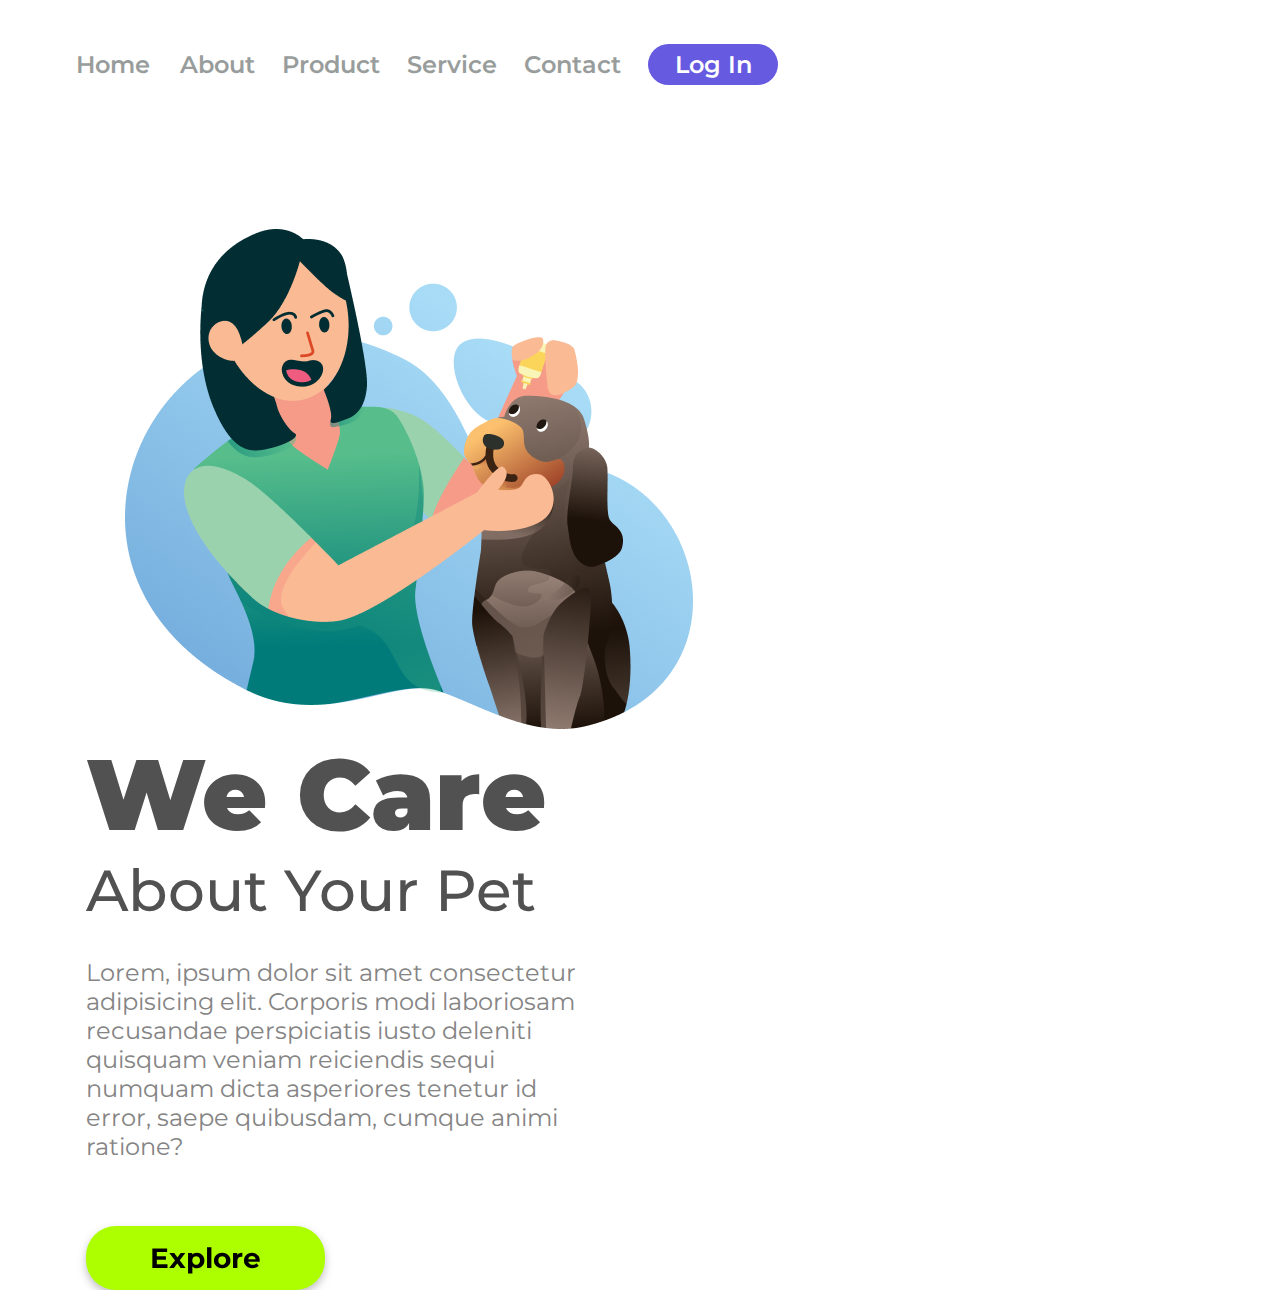
<file: index.html>
<!DOCTYPE html>
<html lang="pt-br">
<head>
    <meta charset="UTF-8">
    <meta name="viewport" content="width=device-width, initial-scale=1.0">
    <title>projeto-Menu</title>
    <link rel="stylesheet" href="/styles.css">

    <link rel="preconnect" href="https://fonts.googleapis.com">
<link rel="preconnect" href="https://fonts.gstatic.com" crossorigin>
<link href="https://fonts.googleapis.com/css2?family=Montserrat:ital,wght@0,100..900;1,100..900&display=swap" rel="stylesheet">




</head>
<body>
    <header>
        <a class="link-header">Home </a>
        <a class="link-header">About</a>
        <a class="link-header">Product</a>
        <a class="link-header">Service</a>
        <a class="link-header">Contact</a>
        <button class="button-1"> Log In</button>
    </header>
    
    <main>

         <img src="/img/Illustration 2.png" alt="we care" class="img-logo">
    <section>
    <h1>We Care</h1>
    <h2>About Your Pet</h2>
    <p>Lorem, ipsum dolor sit amet consectetur adipisicing elit. Corporis 
        modi laboriosam recusandae perspiciatis iusto deleniti quisquam veniam reiciendis 
        sequi numquam dicta asperiores tenetur id error, 
        saepe quibusdam, cumque animi ratione?
    </p>
   

    <button class="button-2">Explore</button>
     </section>
    </main>
    
   

    
</body>
</html>
</file>
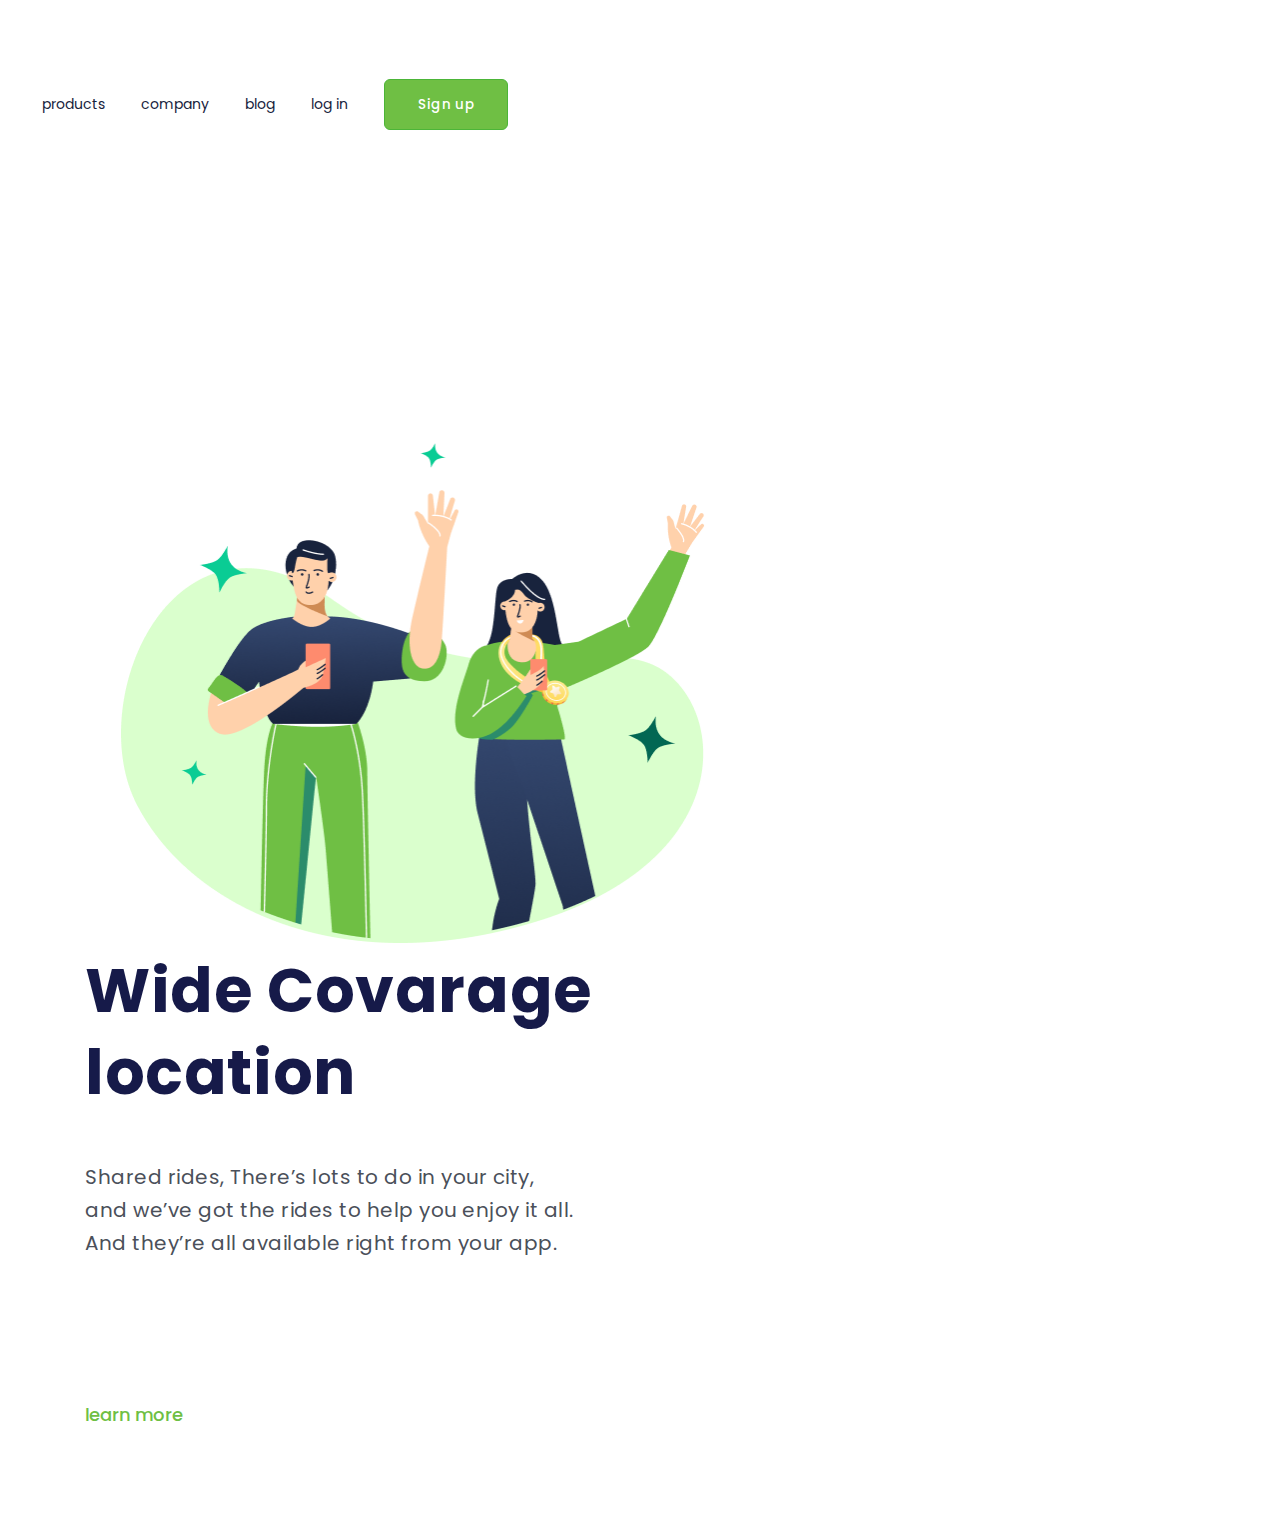
<file: projeto.html>
<!DOCTYPE html>
<html lang="pt-br">
<head>
    <meta charset="UTF-8">
    <meta name="viewport" content="width=device-width, initial-scale=1.0">
    <title>projeto</title>
    <link rel="stylesheet" href="/projectstyle.css">
    <link rel="preconnect" href="https://fonts.googleapis.com">
<link rel="preconnect" href="https://fonts.gstatic.com" crossorigin>
<link href="https://fonts.googleapis.com/css2?family=Poppins:ital,wght@0,100;0,200;0,300;0,400;0,500;0,600;0,700;0,800;0,900;1,100;1,200;1,300;1,400;1,500;1,600;1,700;1,800;1,900&display=swap" rel="stylesheet">


</head>
<body>

    <header>
        

            <a class="links">products</a>
            <a class="links">company</a>
            <a class="links">blog</a>
            <a class="links">log in</a>
            <button> Sign up</button>
  

    </header>

    <main>
       
        <img class="imagem-logo" src="/img/(Positive) Congratulation You get 40 point for your ride.png" alt="Wide Covarege">

       
  <section>
        <h1>Wide Covarage <br>location</h1>
            
        <p>Shared rides, There’s lots to do in your city, 
            and we’ve got the rides to help you enjoy it all. 
            And they’re all available right from your app.
        </p>
         
        <a class="ultimo">learn more</a>
        </section>
    </main>
    
</body>
</html>
</file>
<file: styles.css>
*{
   font-family: "Montserrat", sans-serif;
   margin: 0;
   padding: 0;
   box-sizing: border-box ;
}

header{
    margin: 44px 0px 144px 76px;
}

.link-header{
    font-weight: 600;
    font-size: 24px;
    line-height: 29px;
    color:#989d9c;
    cursor: pointer;
    margin-right: 23px;
}

.img-logo{
    width:568px;
    height: 500px;
    margin-left: 125px;
    display: inline-block;
}

.button-1{
    width:130px;
    height: 41px;
    background: #665ae1;
    border-radius: 20.5px;
    border: none;
    font-weight: 600;
    font-size: 24px;
    line-height: 29px;
    color: #ffffff;
    cursor:pointer
}

section{
    display: inline-block;
    margin-left: 86px;
}

h1{
    color:#515151;
    font-weight: 900;
    font-size: 100px;
    line-height: 122px;
}

h2{
    color: #515151;
    font-weight: 500;
    font-size: 58px;
    line-height: 71px;
}

p{
    font-weight: 400;
    font-size: 24px;
    line-height:29px;
    color: #848484;
    width:515px;
    margin-top:32px;
    margin-bottom:65px ;
}

.button-2{

    background: #adff00;
    border-radius:30px;
    border: none;
    width:239px;
    height:64px;
    font-weight: 700;
    font-size:28px;
    line-height: 34px;
    cursor: pointer;
    filter:drop-shadow(0px 4px 4px rgba(0,0,0,0.25));
    color:#000000;
}


@media screen and (max-width:900px){

.img-logo{
    width: 90%;
    height: 50%;
    padding: 0;
    margin:0 20px;
    position: static;

}

section{
    display: block;
    width: auto;
    margin:0 65px 0 65px
  
   
    
}

p{
    display:none;
}
.link-header{
    display: none;
}
.button-1{
    display: none;
}
h1{
    font-size: 50px;
    line-height:61px;
    margin-top: 15px;
   
  
 
}
 h2{
    font-size:30px;
    line-height:37px;
   
 }
 .button-2{
    margin-top: 20px;
 }

 
  


}
</file>
<file: projectstyle.css>
*{
   font-family: "Poppins", sans-serif;
   margin:0px;
   padding: 0px;
   box-sizing: border-box;
}

header{
    margin: 47px 0px 150px 42px ;
}

.links{
   font-weight:400;
   font-size: 14px;
   margin-right:32px;
   cursor: pointer;
   line-height: 21px;
   text-align: 0.875px;
   color:#17233d;

    }

button{

     background:#6FBF44;
     color:#ffffff;
     line-height: 29px;
     width:124px;
     height: 51px;
     border:1px solid #4cb538;
     border-radius:6px;
     cursor: pointer;
     margin-top: 32px;
     font-weight: 500;
     line-height: 24px;
     letter-spacing: 1px;
}

.imagem-logo{
    width:595.01px;
    height:500px;
    display:inline-block;
    margin:163px 0 0 121px 
   
}

section{
    display: inline-block;
    margin-left:85px;
    
}
h1{
    font-size: 62px;
    font-weight: 700;
    color: #161A49;
    line-height: 82px ;
    letter-spacing: 0.596154px;

    
}

p{
    color: #4B505A;
    width: 493px;
    line-height:33px;
    font-size:20px;
    font-weight: 400;
    letter-spacing: 0.5px;
    margin-top:47px;
    margin-bottom:55px 
    


}
.ultimo{
    color:#6FBF44;
    font-size: 18px;
    font-weight: 500;
    width: 112px;
    height:27px;
    line-height: 200px;
    cursor: pointer;
}
</file>
